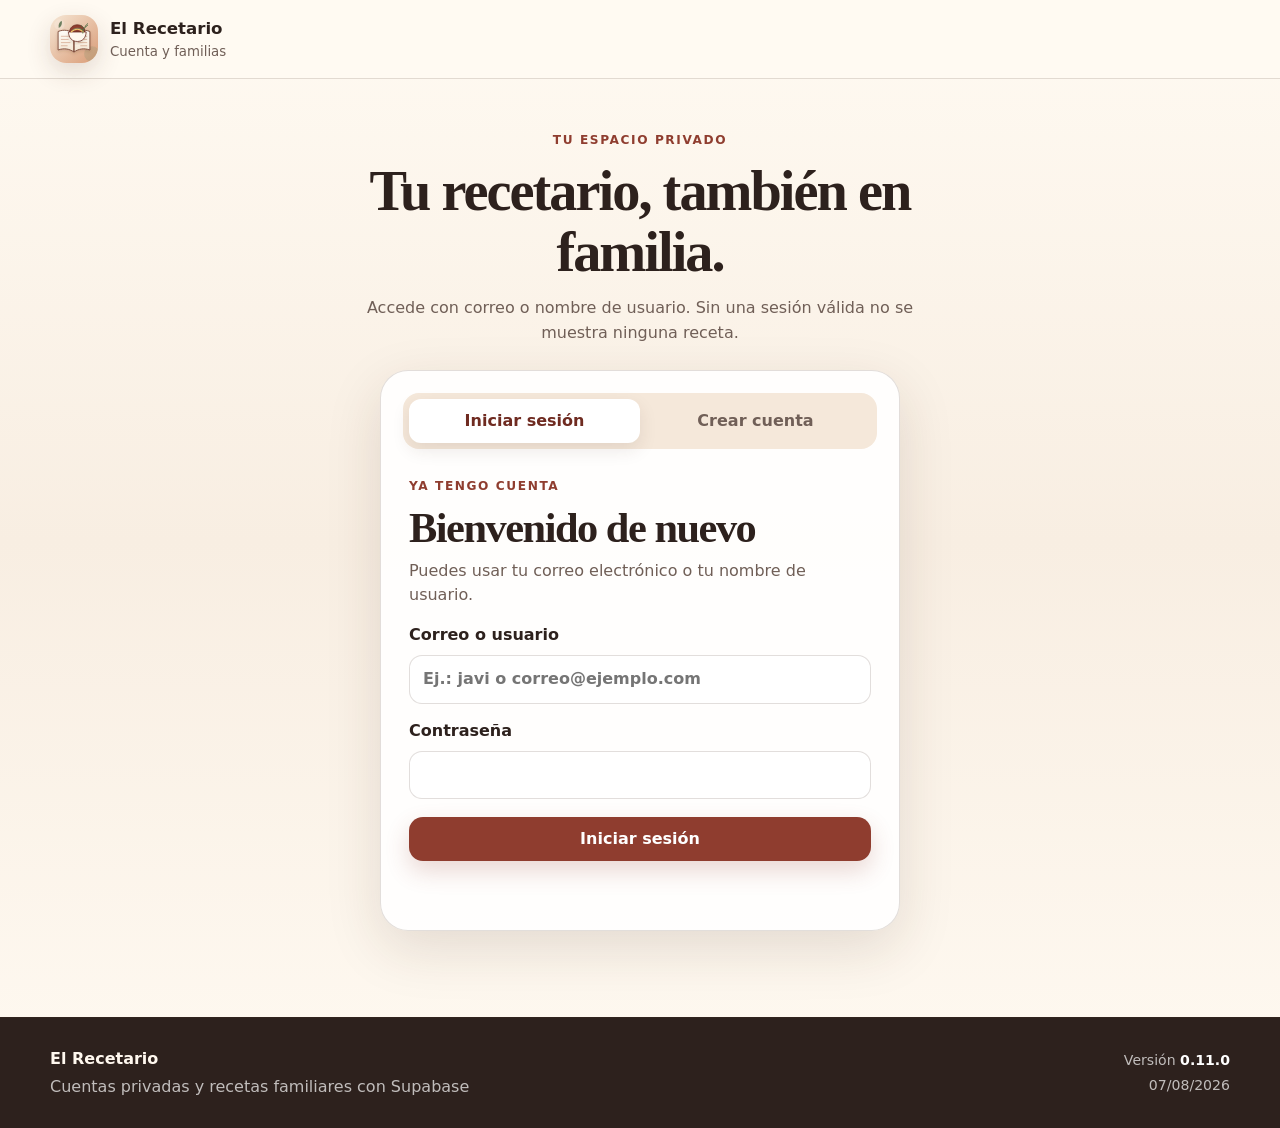
<file: index.html>
<!doctype html>
<html lang="es">
<head>
  <meta charset="utf-8">
  <meta name="viewport" content="width=device-width, initial-scale=1">
  <meta name="theme-color" content="#8f3d2f">
  <meta name="description" content="Recetario familiar privado para guardar, compartir y consultar recetas por varios ingredientes.">
  <title>El Recetario</title>
  <link rel="icon" href="assets/recetario.svg" type="image/svg+xml">
  <link rel="manifest" href="manifest.webmanifest">
  <script src="private-gate.js?v=0.10.4"></script>
  <link rel="stylesheet" href="styles.css?v=0.10.4">
  <link rel="stylesheet" href="supabase.css?v=0.10.4">
  <link rel="stylesheet" href="recipe-save.css?v=0.10.4">
  <script defer src="recetario-config.js?v=0.10.4"></script>
  <script defer src="app.js?v=0.10.4"></script>
  <script defer src="recipe-save.js?v=0.10.4"></script>
  <script defer src="supabase-sync.js?v=0.10.4"></script>
</head>
<body>
  <a class="skip-link" href="#contenido">Saltar al contenido</a>

  <header class="site-header">
    <div class="shell header-inner">
      <a class="brand" href="#inicio" aria-label="Ir al inicio de El Recetario">
        <img src="assets/recetario.svg" alt="" width="46" height="46">
        <span>
          <strong>El Recetario</strong>
          <small>Recetas propias, siempre a mano</small>
        </span>
      </a>
      <nav class="header-actions" aria-label="Acciones principales">
        <details class="desktop-tools-menu">
          <summary aria-label="Más opciones" title="Más opciones">•••</summary>
          <div class="desktop-tools-menu__panel">
            <button id="export-button" type="button">Exportar copia JSON</button>
          </div>
        </details>
        <a class="button button--soft account-button" id="account-button" href="cuenta.html">Mi cuenta</a>
        <button class="button" id="new-recipe-button" type="button">+ Nueva receta</button>
      </nav>
    </div>
  </header>

  <main id="contenido">
    <section class="hero" id="inicio">
      <div class="shell hero-grid">
        <div>
          <span class="eyebrow">Tu cocina, organizada</span>
          <h1>Encuentra qué cocinar con lo que tienes.</h1>
          <p class="hero-copy">Guarda recetas propias, compártelas con tu familia y encuéntralas por nombre, categoría o combinando varios ingredientes.</p>

          <form class="search-panel" id="search-form" role="search">
            <label for="recipe-search">Buscar receta o varios ingredientes</label>
            <div class="search-row">
              <input id="recipe-search" name="search" type="search" autocomplete="off" placeholder="Ej.: pollo, patata, cebolla">
              <button class="button" type="submit">Buscar</button>
            </div>
            <p class="search-help">Separa los ingredientes con comas o con el signo +. Solo aparecerán recetas que contengan todos.</p>
            <div class="quick-filters" aria-label="Ingredientes frecuentes">
              <button type="button" data-search-chip="pollo">Pollo</button>
              <button type="button" data-search-chip="patata">Patata</button>
              <button type="button" data-search-chip="tomate">Tomate</button>
              <button type="button" data-search-chip="pasta">Pasta</button>
              <button type="button" data-search-chip="huevo">Huevo</button>
            </div>
            <div class="active-search-terms" id="active-search-terms" aria-label="Ingredientes activos" hidden></div>
          </form>
        </div>

        <aside class="hero-card" aria-label="Resumen del recetario">
          <img src="assets/recetario.svg" alt="Ilustración de un libro de recetas con un cuenco" width="240" height="240">
          <div class="hero-stats">
            <div><strong id="stat-recipes">0</strong><span>recetas</span></div>
            <div><strong id="stat-favorites">0</strong><span>favoritas</span></div>
            <div><strong id="stat-quick">0</strong><span>rápidas</span></div>
          </div>
        </aside>
      </div>
    </section>

    <section class="catalog-section" aria-labelledby="catalog-title">
      <div class="shell">
        <div class="section-heading">
          <div>
            <span class="eyebrow">Colección</span>
            <h2 id="catalog-title">Nuestras recetas</h2>
            <p id="results-summary" aria-live="polite">Cargando recetas…</p>
          </div>
          <div class="catalog-controls">
            <label>
              <span>Categoría</span>
              <select id="category-filter">
                <option value="all">Todas</option>
                <option value="principal">Platos principales</option>
                <option value="entrante">Entrantes</option>
                <option value="postre">Postres</option>
                <option value="desayuno">Desayunos</option>
              </select>
            </label>
            <label>
              <span>Ordenar</span>
              <select id="sort-filter">
                <option value="featured">Destacadas</option>
                <option value="rating">Mejor valoradas</option>
                <option value="time">Más rápidas</option>
                <option value="newest">Más recientes</option>
              </select>
            </label>
          </div>
        </div>

        <div class="recipe-grid" id="recipe-grid" aria-live="polite"></div>

        <div class="empty-state" id="empty-state" hidden>
          <span aria-hidden="true">🥣</span>
          <h3>No hay recetas que contengan todo</h3>
          <p>Quita algún ingrediente, prueba otra combinación o limpia los filtros.</p>
          <button class="button button--soft" id="clear-filters-button" type="button">Limpiar filtros</button>
        </div>
      </div>
    </section>

    <section class="future-section">
      <div class="shell future-card">
        <div>
          <span class="eyebrow">IA opcional</span>
          <h2>De una o varias fotos al formulario de receta</h2>
          <p>El administrador siempre dispone de la función experimental de IA y puede decidir desde Administración si también la habilita para el resto de usuarios.</p>
        </div>
        <div class="future-steps" aria-label="Flujo de importación con IA">
          <span>1. Fotos</span><b>→</b><span>2. IA</span><b>→</b><span>3. Revisar</span><b>→</b><span>4. Guardar</span>
        </div>
      </div>
    </section>
  </main>

  <footer class="site-footer">
    <div class="shell footer-inner">
      <div>
        <strong>El Recetario</strong>
        <span>HTML, CSS, JavaScript y Supabase · GitHub Pages</span>
      </div>
      <div class="version-block">
        <span>Versión <strong>0.10.4</strong></span>
        <span>07/08/2026</span>
      </div>
    </div>
  </footer>

  <dialog class="recipe-dialog" id="recipe-dialog" aria-labelledby="recipe-dialog-title">
    <div class="dialog-shell">
      <button class="icon-button dialog-close" type="button" data-close-dialog aria-label="Cerrar detalle">×</button>
      <div id="recipe-detail"></div>
    </div>
  </dialog>

  <dialog class="form-dialog" id="form-dialog" aria-labelledby="form-dialog-title">
    <form class="recipe-form" id="recipe-form" method="dialog">
      <div class="form-header">
        <div>
          <span class="eyebrow">Receta propia</span>
          <h2 id="form-dialog-title">Nueva receta</h2>
        </div>
        <button class="icon-button" type="button" data-close-form aria-label="Cerrar formulario">×</button>
      </div>

      <input type="hidden" id="recipe-id" name="recipeId">
      <div class="form-grid">
        <label class="field field--wide"><span>Nombre *</span><input id="recipe-title" name="title" required maxlength="90" placeholder="Ej.: Pollo al horno de casa"></label>
        <label class="field field--wide"><span>Descripción breve *</span><textarea id="recipe-summary" name="summary" required rows="2" maxlength="220" placeholder="Una frase para reconocer la receta."></textarea></label>
        <label class="field"><span>Categoría</span><select id="recipe-category" name="category"><option value="principal">Plato principal</option><option value="entrante">Entrante</option><option value="postre">Postres</option><option value="desayuno">Desayunos</option></select></label>
        <label class="field"><span>Dificultad</span><select id="recipe-difficulty" name="difficulty"><option>Fácil</option><option>Media</option><option>Difícil</option></select></label>
        <label class="field"><span>Raciones</span><input id="recipe-servings" name="servings" type="number" min="1" max="30" value="2"></label>
        <label class="field"><span>Preparación (min)</span><input id="recipe-prep" name="prepMinutes" type="number" min="0" max="1440" value="10"></label>
        <label class="field"><span>Cocinado (min)</span><input id="recipe-cook" name="cookMinutes" type="number" min="0" max="1440" value="20"></label>
        <label class="field"><span>Nota</span><input id="recipe-rating" name="rating" type="number" min="0" max="5" step="0.5" value="4"></label>
        <label class="field"><span>Icono</span><input id="recipe-emoji" name="emoji" maxlength="4" value="🍲" aria-describedby="emoji-help"><small id="emoji-help">Elige un icono relacionado con la receta.</small></label>
        <label class="field"><span>Compartir</span><select id="recipe-visibility" name="visibility"><option value="private">Solo para mí</option><option value="family" disabled>Con una familia</option></select><small id="recipe-visibility-help">Crea o únete a una familia desde Mi cuenta.</small></label>
        <label class="field"><span>Foto propia</span><input id="recipe-image-file" name="imageFile" type="file" accept="image/jpeg,image/png,image/webp" disabled><small>JPG, PNG o WEBP, máximo 5 MB.</small></label>
        <label class="field field--wide"><span>Foto por URL</span><input id="recipe-image" name="imageUrl" type="url" placeholder="https://…"><small>Opcional, como alternativa a subir una fotografía.</small></label>
        <label class="field field--wide"><span>Ingredientes *</span><textarea id="recipe-ingredients" name="ingredients" required rows="7" placeholder="Uno por línea. Ej.:&#10;300 g de pollo&#10;2 patatas&#10;1 cebolla"></textarea></label>
        <label class="field field--wide"><span>Pasos *</span><textarea id="recipe-steps" name="steps" required rows="7" placeholder="Un paso por línea."></textarea></label>
        <label class="field field--wide"><span>Notas personales</span><textarea id="recipe-notes" name="notes" rows="3" placeholder="Trucos, cambios o recordatorios para la próxima vez."></textarea></label>
      </div>

      <p class="storage-note" id="storage-note"><strong>Guardado en la nube.</strong> Elige si quieres mantener la receta privada o compartirla con una de tus familias.</p>
      <div class="form-actions">
        <button class="button button--soft" type="button" data-close-form>Cancelar</button>
        <button class="button" type="submit">Guardar receta</button>
      </div>
    </form>
  </dialog>

  <div class="toast" id="toast" role="status" aria-live="polite" hidden></div>
</body>
</html>
</file>
<file: styles.css>
:root {
  --ink: #2d211d;
  --muted: #705f57;
  --paper: #fffaf2;
  --paper-2: #f7ecdd;
  --accent: #8f3d2f;
  --accent-dark: #6f2b21;
  --accent-soft: #f1d6c7;
  --sage: #6d7f5f;
  --line: rgba(79, 51, 39, .16);
  --shadow: 0 18px 55px rgba(63, 38, 26, .13);
  --radius: 22px;
  color-scheme: light;
  font-family: Inter, ui-sans-serif, system-ui, -apple-system, BlinkMacSystemFont, "Segoe UI", sans-serif;
}

* { box-sizing: border-box; }
html { scroll-behavior: smooth; }
body { margin: 0; color: var(--ink); background: var(--paper); line-height: 1.55; }
body:has(dialog[open]) { overflow: hidden; }
button, input, select, textarea { font: inherit; }
button, a { -webkit-tap-highlight-color: transparent; }
img { max-width: 100%; display: block; }

.skip-link { position: fixed; left: 12px; top: -80px; z-index: 1000; padding: 10px 14px; color: white; background: var(--accent-dark); border-radius: 10px; }
.skip-link:focus { top: 12px; }

.shell { width: min(1180px, calc(100% - 36px)); margin-inline: auto; }
.site-header { position: sticky; top: 0; z-index: 40; border-bottom: 1px solid var(--line); background: color-mix(in srgb, var(--paper) 92%, transparent); backdrop-filter: blur(18px); }
.header-inner { min-height: 78px; display: flex; align-items: center; justify-content: space-between; gap: 20px; }
.brand { display: inline-flex; align-items: center; gap: 12px; color: inherit; text-decoration: none; }
.brand img { width: 48px; height: 48px; border-radius: 16px; box-shadow: 0 9px 24px rgba(83, 43, 28, .16); }
.brand span { display: grid; }
.brand strong { font-size: 1.04rem; }
.brand small { color: var(--muted); }
.header-actions { display: flex; gap: 10px; }

.button { min-height: 44px; border: 0; border-radius: 14px; padding: 0 18px; display: inline-flex; align-items: center; justify-content: center; gap: 8px; cursor: pointer; color: white; background: var(--accent); font-weight: 800; box-shadow: 0 10px 24px rgba(143, 61, 47, .2); transition: transform .18s ease, background .18s ease; }
.button:hover { transform: translateY(-1px); background: var(--accent-dark); }
.button:focus-visible, input:focus-visible, select:focus-visible, textarea:focus-visible, .recipe-card:focus-visible, .quick-filters button:focus-visible, .icon-button:focus-visible { outline: 3px solid rgba(143, 61, 47, .32); outline-offset: 3px; }
.button--soft { color: var(--accent-dark); background: var(--accent-soft); box-shadow: none; }
.button--soft:hover { background: #eac7b4; }
.button--danger { color: #8e1d1d; background: #f7d8d8; box-shadow: none; }

.hero { position: relative; overflow: hidden; padding: 72px 0 58px; background:
  radial-gradient(circle at 87% 14%, rgba(109, 127, 95, .22), transparent 32%),
  radial-gradient(circle at 8% 90%, rgba(143, 61, 47, .13), transparent 34%),
  linear-gradient(135deg, #fffaf2 0%, #f7ecdd 100%);
}
.hero::after { content: ""; position: absolute; right: -120px; bottom: -170px; width: 360px; height: 360px; border: 45px solid rgba(143, 61, 47, .05); border-radius: 50%; }
.hero-grid { position: relative; z-index: 1; display: grid; grid-template-columns: minmax(0, 1.3fr) minmax(300px, .7fr); align-items: center; gap: 60px; }
.eyebrow { color: var(--accent); font-size: .76rem; font-weight: 900; letter-spacing: .13em; text-transform: uppercase; }
h1, h2, h3 { margin-top: 0; line-height: 1.08; letter-spacing: -.035em; }
h1 { max-width: 760px; margin-bottom: 20px; font-family: Georgia, "Times New Roman", serif; font-size: clamp(2.65rem, 6vw, 5.7rem); }
h2 { margin-bottom: 10px; font-family: Georgia, "Times New Roman", serif; font-size: clamp(2rem, 4vw, 3.2rem); }
.hero-copy { max-width: 720px; margin: 0 0 26px; color: var(--muted); font-size: clamp(1.04rem, 2vw, 1.2rem); }

.search-panel { max-width: 760px; padding: 18px; border: 1px solid rgba(143, 61, 47, .18); border-radius: var(--radius); background: rgba(255, 255, 255, .82); box-shadow: var(--shadow); }
.search-panel > label { display: block; margin-bottom: 9px; font-weight: 900; }
.search-row { display: grid; grid-template-columns: 1fr auto; gap: 10px; }
.search-row input, select, .field input, .field textarea { width: 100%; min-height: 48px; border: 1px solid var(--line); border-radius: 13px; padding: 11px 13px; color: var(--ink); background: white; }
.search-row input { font-size: 1.02rem; }
.quick-filters { margin-top: 12px; display: flex; flex-wrap: wrap; gap: 8px; }
.quick-filters button { border: 1px solid rgba(143, 61, 47, .17); border-radius: 999px; padding: 7px 11px; color: var(--accent-dark); background: #fff8f2; cursor: pointer; font-weight: 750; }
.quick-filters button:hover { background: var(--accent-soft); }

.hero-card { padding: 28px; border: 1px solid rgba(143, 61, 47, .15); border-radius: 30px; background: rgba(255,255,255,.66); box-shadow: var(--shadow); transform: rotate(1.2deg); }
.hero-card > img { width: min(260px, 82%); margin: 0 auto 24px; }
.hero-stats { display: grid; grid-template-columns: repeat(3, 1fr); gap: 10px; }
.hero-stats div { padding: 12px 8px; border-radius: 15px; text-align: center; background: rgba(255,250,242,.8); }
.hero-stats strong, .hero-stats span { display: block; }
.hero-stats strong { color: var(--accent); font-size: 1.45rem; }
.hero-stats span { color: var(--muted); font-size: .78rem; }

.catalog-section { padding: 72px 0 86px; }
.section-heading { margin-bottom: 28px; display: flex; align-items: end; justify-content: space-between; gap: 32px; }
.section-heading p { margin: 0; color: var(--muted); }
.catalog-controls { display: flex; gap: 12px; }
.catalog-controls label { display: grid; gap: 6px; color: var(--muted); font-size: .78rem; font-weight: 850; }
.catalog-controls select { min-width: 170px; }

.recipe-grid { display: grid; grid-template-columns: repeat(3, minmax(0, 1fr)); gap: 22px; }
.recipe-card { position: relative; min-width: 0; overflow: hidden; border: 1px solid var(--line); border-radius: var(--radius); color: inherit; background: white; box-shadow: 0 12px 34px rgba(78, 45, 31, .08); cursor: pointer; transition: transform .2s ease, box-shadow .2s ease; }
.recipe-card:hover { transform: translateY(-5px); box-shadow: 0 20px 48px rgba(78, 45, 31, .15); }
.recipe-visual { position: relative; min-height: 184px; display: grid; place-items: center; overflow: hidden; background: linear-gradient(140deg, var(--recipe-color, #ecd7c8), #fff8f0); }
.recipe-visual::before, .recipe-visual::after { content: ""; position: absolute; border-radius: 50%; border: 26px solid rgba(255,255,255,.24); }
.recipe-visual::before { width: 160px; height: 160px; left: -75px; top: -70px; }
.recipe-visual::after { width: 120px; height: 120px; right: -58px; bottom: -55px; }
.recipe-visual img { width: 100%; height: 220px; object-fit: cover; }
.recipe-emoji { position: relative; z-index: 1; font-size: 5rem; filter: drop-shadow(0 14px 14px rgba(68, 39, 27, .18)); }
.favorite-button { position: absolute; z-index: 4; top: 12px; right: 12px; width: 42px; height: 42px; border: 1px solid rgba(255,255,255,.65); border-radius: 50%; display: grid; place-items: center; color: #6c4d40; background: rgba(255,255,255,.84); backdrop-filter: blur(8px); cursor: pointer; font-size: 1.25rem; }
.favorite-button[aria-pressed="true"] { color: #a02f36; background: #fff0f0; }
.recipe-body { padding: 20px; }
.recipe-kicker { display: flex; align-items: center; justify-content: space-between; gap: 12px; color: var(--accent); font-size: .75rem; font-weight: 900; letter-spacing: .08em; text-transform: uppercase; }
.recipe-card h3 { margin: 12px 0 10px; font-family: Georgia, "Times New Roman", serif; font-size: 1.55rem; }
.recipe-card p { margin: 0 0 18px; color: var(--muted); }
.recipe-meta { display: flex; flex-wrap: wrap; gap: 8px; }
.recipe-meta span { padding: 6px 9px; border-radius: 999px; color: #5d493f; background: #f7efe7; font-size: .78rem; font-weight: 800; }

.empty-state { padding: 55px 20px; border: 1px dashed rgba(143, 61, 47, .35); border-radius: var(--radius); text-align: center; background: #fff7ef; }
.empty-state > span { font-size: 3rem; }
.empty-state h3 { margin: 12px 0 6px; font-size: 1.5rem; }
.empty-state p { color: var(--muted); }

.future-section { padding: 0 0 86px; }
.future-card { padding: 32px; border-radius: 28px; display: grid; grid-template-columns: 1.2fr .8fr; align-items: center; gap: 34px; color: #fdf7ee; background: linear-gradient(135deg, #5e6e51, #3e5137); box-shadow: var(--shadow); }
.future-card .eyebrow { color: #e8c7aa; }
.future-card p { margin-bottom: 0; color: rgba(255,255,255,.78); }
.future-steps { display: flex; flex-wrap: wrap; justify-content: center; align-items: center; gap: 8px; }
.future-steps span { padding: 10px 12px; border: 1px solid rgba(255,255,255,.2); border-radius: 12px; background: rgba(255,255,255,.08); font-weight: 800; }
.future-steps b { color: #e8c7aa; }

.site-footer { border-top: 1px solid var(--line); background: #2d211d; color: #fff8ef; }
.footer-inner { min-height: 110px; display: flex; align-items: center; justify-content: space-between; gap: 20px; }
.footer-inner > div:first-child { display: grid; gap: 4px; }
.footer-inner span { color: rgba(255,255,255,.7); }
.version-block { display: grid; justify-items: end; gap: 4px; font-size: .88rem; }
.version-block strong { color: white; }

.recipe-dialog, .form-dialog { width: min(920px, calc(100% - 24px)); max-height: calc(100dvh - 24px); padding: 0; border: 0; border-radius: 26px; color: var(--ink); background: var(--paper); box-shadow: 0 28px 90px rgba(44, 26, 18, .34); }
.recipe-dialog::backdrop, .form-dialog::backdrop { background: rgba(34, 23, 18, .62); backdrop-filter: blur(6px); }
.dialog-shell { position: relative; max-height: calc(100dvh - 24px); overflow: auto; }
.icon-button { width: 42px; height: 42px; border: 0; border-radius: 50%; display: grid; place-items: center; color: var(--ink); background: rgba(255,255,255,.88); cursor: pointer; font-size: 1.6rem; }
.dialog-close { position: sticky; z-index: 4; top: 14px; float: right; margin: 14px 14px -56px 0; box-shadow: 0 6px 20px rgba(0,0,0,.15); }
.detail-hero { min-height: 280px; padding: 42px; display: grid; grid-template-columns: 1fr 180px; align-items: center; gap: 24px; background: linear-gradient(140deg, var(--recipe-color, #ecd7c8), #fff8f0); }
.detail-hero h2 { margin: 10px 0 12px; font-size: clamp(2.2rem, 7vw, 4.4rem); }
.detail-hero p { max-width: 620px; margin: 0; color: #604b42; font-size: 1.08rem; }
.detail-emoji { text-align: center; font-size: 7rem; filter: drop-shadow(0 16px 16px rgba(67, 42, 30, .16)); }
.detail-photo { width: 100%; height: 180px; border-radius: 20px; object-fit: cover; box-shadow: 0 16px 34px rgba(74, 44, 29, .18); }
.detail-content { padding: 32px 42px 42px; }
.detail-stats { margin: -58px 0 34px; display: grid; grid-template-columns: repeat(5, 1fr); gap: 10px; }
.detail-stats div { padding: 14px 10px; border: 1px solid var(--line); border-radius: 15px; text-align: center; background: white; box-shadow: 0 10px 28px rgba(65, 39, 28, .08); }
.detail-stats strong, .detail-stats span { display: block; }
.detail-stats strong { color: var(--accent); }
.detail-stats span { color: var(--muted); font-size: .75rem; }
.detail-columns { display: grid; grid-template-columns: .86fr 1.14fr; gap: 36px; }
.detail-block h3 { margin-bottom: 14px; font-size: 1.28rem; }
.ingredient-list, .step-list { margin: 0; padding: 0; list-style: none; }
.ingredient-list li { padding: 11px 0; border-bottom: 1px dashed var(--line); }
.step-list { counter-reset: steps; display: grid; gap: 16px; }
.step-list li { position: relative; padding-left: 52px; }
.step-list li::before { counter-increment: steps; content: counter(steps); position: absolute; left: 0; top: -2px; width: 36px; height: 36px; border-radius: 50%; display: grid; place-items: center; color: white; background: var(--accent); font-weight: 900; }
.notes-box { margin-top: 28px; padding: 18px; border-left: 4px solid var(--sage); border-radius: 0 14px 14px 0; background: #eef3e9; }
.detail-actions { margin-top: 30px; display: flex; flex-wrap: wrap; justify-content: flex-end; gap: 10px; }

.recipe-form { max-height: calc(100dvh - 24px); overflow: auto; padding: 30px; }
.form-header { margin-bottom: 24px; display: flex; justify-content: space-between; gap: 20px; }
.form-header h2 { margin: 5px 0 0; }
.form-grid { display: grid; grid-template-columns: repeat(2, minmax(0, 1fr)); gap: 16px; }
.field { display: grid; align-content: start; gap: 7px; font-weight: 800; }
.field--wide { grid-column: 1 / -1; }
.field textarea { resize: vertical; }
.field small { color: var(--muted); font-size: .74rem; font-weight: 500; }
.storage-note { padding: 14px; border-radius: 14px; color: #655043; background: #f7ecdd; font-size: .88rem; }
.form-actions { display: flex; justify-content: flex-end; gap: 10px; }

.toast { position: fixed; z-index: 120; left: 50%; bottom: 24px; transform: translateX(-50%); padding: 12px 16px; border-radius: 13px; color: white; background: #2d211d; box-shadow: var(--shadow); font-weight: 800; }

@media (max-width: 900px) {
  .hero-grid, .future-card { grid-template-columns: 1fr; }
  .hero-card { max-width: 520px; transform: none; }
  .recipe-grid { grid-template-columns: repeat(2, minmax(0, 1fr)); }
  .detail-stats { grid-template-columns: repeat(3, 1fr); }
}

@media (max-width: 660px) {
  .shell { width: min(100% - 24px, 1180px); }
  .site-header { position: static; }
  .header-inner { padding: 12px 0; align-items: stretch; flex-direction: column; }
  .header-actions { display: grid; grid-template-columns: 1fr 1fr; }
  .hero { padding: 48px 0 42px; }
  h1 { font-size: clamp(2.7rem, 15vw, 4.2rem); }
  .search-row { grid-template-columns: 1fr; }
  .search-row .button { width: 100%; }
  .section-heading { align-items: stretch; flex-direction: column; }
  .catalog-controls { display: grid; grid-template-columns: 1fr 1fr; }
  .catalog-controls select { min-width: 0; }
  .recipe-grid { grid-template-columns: 1fr; }
  .recipe-visual { min-height: 160px; }
  .future-card { padding: 24px; }
  .future-steps { justify-content: flex-start; }
  .footer-inner { padding: 24px 0; align-items: flex-start; flex-direction: column; }
  .version-block { justify-items: start; }
  .detail-hero { padding: 58px 22px 30px; grid-template-columns: 1fr; }
  .detail-emoji { order: -1; font-size: 5.5rem; }
  .detail-photo { order: -1; height: 200px; }
  .detail-content { padding: 24px 20px 30px; }
  .detail-stats { margin: 0 0 30px; grid-template-columns: repeat(2, 1fr); }
  .detail-columns { grid-template-columns: 1fr; }
  .recipe-form { padding: 22px 16px; }
  .form-grid { grid-template-columns: 1fr; }
  .field--wide { grid-column: auto; }
}

@media (prefers-reduced-motion: reduce) {
  *, *::before, *::after { scroll-behavior: auto !important; transition: none !important; }
}
</file>
<file: supabase.css>
[hidden] { display: none !important; }
html:not([data-recetario-auth="ready"]) body { visibility: hidden; }

.search-help { margin: 9px 0 0; color: var(--muted); font-size: .82rem; }
.active-search-terms { margin-top: 10px; display: flex; flex-wrap: wrap; gap: 8px; }
.active-search-terms[hidden] { display: none !important; }
.active-search-terms button { min-height: 34px; padding: 5px 10px 5px 12px; border: 1px solid rgba(109,127,95,.28); border-radius: 999px; display: inline-flex; align-items: center; gap: 8px; color: #43533a; background: #eef3e9; cursor: pointer; font-weight: 800; }
.active-search-terms b { font-size: 1.05rem; line-height: 1; }

.desktop-tools-menu { position: relative; align-self: center; }
.desktop-tools-menu summary { width: 44px; height: 44px; border: 1px solid rgba(143,61,47,.16); border-radius: 14px; display: grid; place-items: center; color: var(--accent-dark); background: #f4dfd2; cursor: pointer; font-weight: 900; letter-spacing: .08em; list-style: none; }
.desktop-tools-menu summary::-webkit-details-marker { display: none; }
.desktop-tools-menu__panel { position: absolute; z-index: 20; top: calc(100% + 9px); right: 0; width: 205px; padding: 8px; border: 1px solid var(--line); border-radius: 14px; background: white; box-shadow: var(--shadow); }
.desktop-tools-menu__panel button { width: 100%; border: 0; border-radius: 10px; padding: 11px 12px; text-align: left; color: var(--ink); background: transparent; cursor: pointer; font-weight: 750; }
.desktop-tools-menu__panel button:hover { background: var(--paper-2); }
.account-button.is-logged-in { color: #43533a; background: #dfead8; }

body[data-cloud-loading="true"] #results-summary::after { content: " · sincronizando…"; color: var(--sage); font-weight: 800; }
.field input[type="file"] { padding: 9px; }
.field input[type="file"]::file-selector-button { margin-right: 10px; border: 0; border-radius: 9px; padding: 8px 11px; color: var(--accent-dark); background: var(--accent-soft); cursor: pointer; font-weight: 800; }
.family-label { color: #43533a; }
.shared-recipe-note { margin: 0 0 22px; padding: 13px 15px; border: 1px solid rgba(109,127,95,.22); border-radius: 14px; display: flex; flex-wrap: wrap; justify-content: space-between; gap: 8px; color: #43533a; background: #eef3e9; }
.shared-recipe-note strong,.shared-recipe-note span { display: block; }

@media (max-width: 900px) { .desktop-tools-menu { display: none; } }
@media (max-width: 820px) { .header-actions { flex-wrap: wrap; justify-content: flex-end; } }
@media (max-width: 660px) {
  .header-actions { grid-template-columns: repeat(2,minmax(0,1fr)); }
  .header-actions .button { width: 100%; min-width: 0; padding-inline: 11px; font-size: .86rem; }
}
</file>
<file: recipe-save.css>
/* Guardado y confirmación · v0.6.0 */
.save-error-box {
  margin: 4px 0 18px;
  padding: 14px 16px;
  border: 1px solid rgba(152, 46, 46, .22);
  border-radius: 14px;
  display: grid;
  gap: 3px;
  color: #812626;
  background: #fff0f0;
}

.save-error-box strong,
.save-error-box span { display: block; }

.save-confirmation-dialog {
  width: min(540px, calc(100% - 28px));
  padding: 0;
  border: 0;
  border-radius: 26px;
  color: var(--ink);
  background: transparent;
  box-shadow: 0 28px 90px rgba(44, 26, 18, .34);
}

.save-confirmation-dialog::backdrop {
  background: rgba(34, 23, 18, .62);
  backdrop-filter: blur(6px);
}

.save-confirmation-card {
  padding: 34px;
  border-radius: 26px;
  background: var(--paper);
}

.save-confirmation-icon {
  width: 62px;
  height: 62px;
  margin-bottom: 18px;
  border-radius: 20px;
  display: grid;
  place-items: center;
  color: white;
  background: var(--sage);
  box-shadow: 0 14px 28px rgba(67, 83, 58, .22);
  font-size: 2rem;
  font-weight: 900;
}

.save-confirmation-card h2 {
  margin: 8px 0 10px;
  font-size: clamp(1.8rem, 5vw, 2.5rem);
}

.save-confirmation-card > p {
  margin: 0;
  color: var(--muted);
}

.share-confirmation-toggle {
  margin-top: 24px;
  padding: 15px 16px;
  border: 1px solid rgba(109, 127, 95, .24);
  border-radius: 16px;
  display: flex;
  align-items: flex-start;
  gap: 12px;
  background: #eef3e9;
  cursor: pointer;
}

.share-confirmation-toggle input {
  width: 20px;
  height: 20px;
  margin: 2px 0 0;
  accent-color: var(--sage);
}

.share-confirmation-toggle span,
.share-confirmation-toggle strong,
.share-confirmation-toggle small { display: block; }
.share-confirmation-toggle small { margin-top: 3px; color: #617058; }
.share-confirmation-toggle:has(input:disabled) { opacity: .62; cursor: default; }

.confirmation-family-field {
  margin-top: 12px;
  display: grid;
  gap: 6px;
}
.confirmation-family-field[hidden] { display: none !important; }

.save-confirmation-status {
  min-height: 24px;
  margin-top: 12px !important;
  color: var(--sage) !important;
  font-weight: 750;
}

.save-confirmation-actions {
  margin-top: 24px;
  display: flex;
  justify-content: flex-end;
  gap: 10px;
}

#recipe-emoji { cursor: pointer; }

@media (max-width: 580px) {
  .save-confirmation-card { padding: 26px 20px; }
  .save-confirmation-actions { display: grid; grid-template-columns: 1fr 1fr; }
  .save-confirmation-actions .button { width: 100%; padding-inline: 12px; }
}
</file>
<file: admin.css>
[hidden] { display: none !important; }

.admin-page { min-height: 100vh; background: linear-gradient(180deg, #fffaf2 0, #f7ecdf 48%, #fffaf2 100%); }
.admin-main { padding-bottom: 86px; }
.admin-header-actions { display: flex; gap: 10px; }
.admin-hero { max-width: 880px; padding: 62px 0 30px; }
.admin-hero h1 { margin: 10px 0 18px; font-size: clamp(2.6rem, 6vw, 4.8rem); }
.admin-hero p { max-width: 760px; margin: 0; color: var(--muted); font-size: 1.08rem; }

.admin-stats { margin-bottom: 24px; display: grid; grid-template-columns: repeat(4, minmax(0, 1fr)); gap: 16px; }
.admin-stats article { padding: 22px; border: 1px solid var(--line); border-radius: 22px; background: rgba(255,255,255,.9); box-shadow: 0 12px 34px rgba(78,45,31,.08); }
.admin-stats strong,.admin-stats span { display: block; }
.admin-stats strong { color: var(--accent); font-family: Georgia,serif; font-size: 2.35rem; }
.admin-stats span { margin-top: 3px; color: var(--muted); font-weight: 800; }

.admin-card { padding: clamp(22px,4vw,36px); border: 1px solid var(--line); border-radius: 28px; background: rgba(255,255,255,.94); box-shadow: var(--shadow); }
.families-admin-card { margin-top: 24px; }
.admin-card-heading { margin-bottom: 20px; display: flex; align-items: center; justify-content: space-between; gap: 18px; }
.admin-card-heading h2 { margin: 6px 0 0; }
.admin-card-heading p { margin: 5px 0 0; color: var(--muted); }
.admin-message { min-height: 24px; color: var(--muted); font-weight: 750; }
.admin-message[data-error="true"] { color: #982e2e; }
.account-list,.admin-family-list { display: grid; gap: 12px; }

.admin-account { padding: 17px 18px; border: 1px solid var(--line); border-radius: 18px; display: grid; grid-template-columns: minmax(0,1.2fr) minmax(230px,1fr) minmax(120px,.45fr) auto; align-items: center; gap: 18px; background: white; }
.admin-account__identity { min-width: 0; display: flex; align-items: center; gap: 15px; }
.admin-account__avatar {
  position: relative;
  isolation: isolate;
  flex: 0 0 58px;
  width: 58px;
  height: 58px;
  overflow: hidden;
  border: 2px solid rgba(79, 97, 67, .16);
  border-radius: 18px;
  display: grid;
  place-items: center;
  color: white;
  background: var(--sage);
  box-shadow: 0 6px 16px rgba(71, 86, 61, .12);
  font-size: 1.65rem;
  font-weight: 900;
  line-height: 1;
  text-align: center;
}
.admin-avatar-fallback {
  position: absolute;
  inset: 0;
  z-index: 0;
  display: grid;
  place-items: center;
  color: #fff;
  background: var(--sage);
  font-family: Arial, Helvetica, sans-serif;
  font-size: 1.7rem;
  font-weight: 900;
  line-height: 1;
  text-align: center;
  text-transform: uppercase;
}
.admin-account__avatar--fallback .admin-avatar-fallback { z-index: 2; }
.admin-account__avatar img {
  position: absolute;
  inset: 0;
  z-index: 3;
  width: 100%;
  height: 100%;
  display: block;
  object-fit: cover;
  object-position: center;
  background: var(--sage);
}
.admin-account__identity strong,.admin-account__identity span { display: block; }
.admin-account__identity strong { font-size: 1rem; }
.admin-account__identity span { color: var(--muted); overflow-wrap: anywhere; font-size: .84rem; }
.admin-account__families { display: flex; flex-wrap: wrap; gap: 7px; }
.family-chip { padding: 6px 9px; border-radius: 11px; display: inline-grid; gap: 1px; color: #43533a; background: #e8f0e3; font-size: .78rem; font-weight: 850; }
.family-chip small { color: #65745b; font-size: .65rem; font-weight: 750; }
.family-chip--empty { color: var(--muted); background: #f2eee9; }
.admin-account__meta strong,.admin-account__meta span { display: block; }
.admin-account__meta strong { margin-bottom: 6px; font-size: .88rem; }
.status-pill { width: fit-content; padding: 6px 9px; border-radius: 999px; font-size: .72rem; font-weight: 900; }
.status-pill--active { color: #36522f; background: #e4efde; }
.status-pill--inactive { color: #8d3131; background: #f6dddd; }
.status-pill--admin { color: var(--accent-dark); background: var(--accent-soft); }
.admin-account__actions { display: flex; justify-content: flex-end; }
.admin-account__actions .button { min-width: 110px; box-shadow: none; }
.admin-account__actions .button[data-action="deactivate"] { color: #8d3131; background: #f6dddd; }
.admin-account__actions .button[data-action="activate"] { color: #36522f; background: #e4efde; }
.admin-account__actions .button:disabled { cursor: default; opacity: .55; transform: none; }

.admin-family { padding: 18px; border: 1px solid var(--line); border-radius: 18px; display: grid; grid-template-columns: minmax(0,1fr) minmax(220px,.6fr) auto; align-items: end; gap: 16px; background: white; }
.admin-family__info { display: flex; align-items: center; gap: 15px; min-width: 0; }
.admin-family__icon {
  flex: 0 0 58px;
  width: 58px;
  height: 58px;
  border: 2px solid rgba(143,61,47,.10);
  border-radius: 18px;
  display: grid;
  place-items: center;
  background: #f4e5d7;
  box-shadow: 0 6px 16px rgba(97,59,41,.08);
  font-family: "Apple Color Emoji", "Segoe UI Emoji", "Noto Color Emoji", sans-serif;
  font-size: 2rem;
  line-height: 1;
  text-align: center;
}
.admin-family__icon--emoji { font-size: 2.05rem; }
.admin-family__info strong,.admin-family__info span,.admin-family__info small { display: block; }
.admin-family__info strong { font-size: 1rem; }
.admin-family__info span,.admin-family__info small { color: var(--muted); font-size: .8rem; overflow-wrap: anywhere; }
.admin-family__rename { margin: 0; }
.admin-family .button { min-width: 130px; box-shadow: none; }

.admin-note { margin-top: 22px; padding: 20px 22px; border: 1px solid rgba(109,127,95,.22); border-radius: 20px; background: #eef3e9; }
.admin-note p { margin: 5px 0 0; color: #526049; }
.toast { position: fixed; z-index: 120; left: 50%; bottom: 24px; transform: translateX(-50%); padding: 12px 16px; border-radius: 13px; color: white; background: #2d211d; box-shadow: var(--shadow); font-weight: 800; }

@media (max-width: 1000px) {
  .admin-stats { grid-template-columns: repeat(2, minmax(0,1fr)); }
  .admin-account { grid-template-columns: 1fr 1fr; }
  .admin-account__identity { grid-column: 1 / -1; }
  .admin-family { grid-template-columns: 1fr auto; }
  .admin-family__info { grid-column: 1 / -1; }
}

@media (max-width: 660px) {
  .admin-hero { padding-top: 42px; }
  .admin-header-actions { width: 100%; display: grid; grid-template-columns: 1fr 1fr; }
  .admin-header-actions .button { width: 100%; }
  .admin-stats { grid-template-columns: 1fr 1fr; }
  .admin-card-heading { align-items: stretch; flex-direction: column; }
  .admin-account,.admin-family { grid-template-columns: 1fr; }
  .admin-account__identity,.admin-family__info { grid-column: auto; }
  .admin-account__avatar,.admin-family__icon { flex-basis: 60px; width: 60px; height: 60px; border-radius: 19px; }
  .admin-avatar-fallback { font-size: 1.78rem; }
  .admin-family__icon,.admin-family__icon--emoji { font-size: 2.15rem; }
  .admin-account__actions { justify-content: stretch; }
  .admin-account__actions .button,.admin-family .button { width: 100%; }
}
</file>
<file: account.css>
[hidden] { display: none !important; }

.account-page { min-height: 100vh; background: linear-gradient(180deg, #fffaf2 0, #f8eee2 48%, #fffaf2 100%); }
.account-main { padding-bottom: 86px; }
.account-hero { max-width: 620px; margin-inline: auto; padding: 48px 0 24px; text-align: center; }
.account-hero h1 { margin: 9px 0 14px; font-size: clamp(2.15rem, 4.4vw, 3.7rem); }
.account-hero p { max-width: 580px; margin: 0 auto; color: var(--muted); font-size: 1rem; }
.account-card { padding: clamp(22px, 4vw, 38px); border: 1px solid var(--line); border-radius: 28px; background: rgba(255,255,255,.9); box-shadow: var(--shadow); }
.auth-card { width: min(520px, 100%); margin-inline: auto; padding: 28px; }
.account-tabs { margin: -6px -6px 24px; padding: 6px; border-radius: 16px; display: grid; grid-template-columns: 1fr 1fr; background: #f5e8da; }
.account-tab { min-height: 44px; border: 0; border-radius: 12px; color: var(--muted); background: transparent; cursor: pointer; font-weight: 850; }
.account-tab.is-active { color: var(--accent-dark); background: white; box-shadow: 0 7px 18px rgba(70,42,29,.1); }
.account-form { display: grid; gap: 15px; }
.account-form[hidden] { display: none !important; }
.account-heading h2 { margin: 7px 0 8px; font-size: clamp(2rem, 4vw, 2.65rem); }
.account-heading p { margin: 0; color: var(--muted); }
.account-submit { width: 100%; margin-top: 3px; }
.account-message { min-height: 24px; margin: 17px 0 0; color: var(--sage); font-weight: 750; }
.compact-message { min-height: 0; margin: 8px 0 16px; font-size: .88rem; }
.account-message[data-error="true"] { color: #982e2e; }
.account-grid { display: grid; grid-template-columns: minmax(290px,.7fr) minmax(0,1.3fr); gap: 24px; align-items: start; }

.profile-summary { margin: 20px 0 22px; display: flex; align-items: center; gap: 15px; }
.profile-avatar { flex: 0 0 auto; width: 76px; height: 76px; overflow: hidden; border-radius: 24px; display: grid; place-items: center; color: white; background: linear-gradient(140deg,var(--accent),#c5785d); font-family: Georgia,serif; font-size: 2rem; font-weight: 900; box-shadow: 0 10px 26px rgba(80,44,29,.16); }
.profile-avatar img { width: 100%; height: 100%; object-fit: cover; object-position: center; }
.profile-summary h2 { margin: 0 0 3px; font-size: 1.8rem; }
.profile-summary p { margin: 0; color: var(--accent); font-weight: 850; }
.profile-summary small { display: block; margin-top: 2px; color: var(--muted); overflow-wrap: anywhere; }
.avatar-upload-box { margin: 0 0 8px; padding: 15px; border: 1px solid var(--line); border-radius: 16px; display: grid; gap: 13px; background: #fffaf5; }
.avatar-upload-box strong { display: block; }
.avatar-upload-box p { margin: 4px 0 0; color: var(--muted); font-size: .85rem; }
.avatar-upload-button { width: 100%; }
.inline-form { display: grid; gap: 12px; }
.admin-link { width: 100%; margin-top: 18px; text-decoration: none; }
.text-button { margin-top: 22px; border: 0; padding: 0; background: transparent; cursor: pointer; text-decoration: underline; font-weight: 800; }
.danger-text { color: #982e2e; }

.family-card-heading h2 { margin: 7px 0 8px; font-size: clamp(2rem,4vw,2.7rem); }
.family-card-heading p { margin: 0; color: var(--muted); }
.family-actions-grid { margin-top: 24px; display: grid; grid-template-columns: 1fr 1fr; gap: 16px; }
.mini-card { padding: 19px; border: 1px solid var(--line); border-radius: 18px; display: grid; align-content: start; gap: 14px; background: #fffaf5; }
.mini-card h3 { margin: 0; }
.families-list { margin-top: 24px; display: grid; gap: 16px; }
.family-group-card { padding: 20px; border: 1px solid var(--line); border-radius: 20px; background: white; box-shadow: 0 8px 24px rgba(78,45,31,.06); }
.family-title-row { display: flex; justify-content: space-between; gap: 16px; align-items: start; }
.family-title-row h3 { margin: 5px 0 0; font-family: Georgia,"Times New Roman",serif; font-size: 1.55rem; }
.role-badge { padding: 7px 10px; border-radius: 999px; color: #43533a; background: #e6efdf; font-size: .78rem; font-weight: 900; }
.invite-box { margin: 17px 0 18px; padding: 14px; border: 1px dashed rgba(143,61,47,.34); border-radius: 16px; display: flex; justify-content: space-between; align-items: center; gap: 16px; background: #fff6ee; }
.invite-box span,.invite-box strong { display: block; }
.invite-box span { color: var(--muted); font-size: .75rem; font-weight: 800; }
.invite-box strong { margin-top: 3px; color: var(--accent-dark); font-size: 1.25rem; letter-spacing: .1em; }
.family-members { display: grid; gap: 9px; }
.family-member { padding: 10px 12px; border: 1px solid var(--line); border-radius: 14px; display: flex; align-items: center; justify-content: space-between; gap: 12px; background: #fffdf9; }
.family-member__person { display: flex; align-items: center; gap: 11px; min-width: 0; }
.family-member__avatar { flex: 0 0 auto; width: 42px; height: 42px; overflow: hidden; border-radius: 13px; display: grid; place-items: center; color: white; background: var(--sage); font-weight: 900; }
.family-member__avatar img { width: 100%; height: 100%; object-fit: cover; object-position: center; }
.family-member strong,.family-member small { display: block; }
.family-member small { color: var(--muted); overflow-wrap: anywhere; }
.family-empty-state { margin-top: 24px; padding: 26px 18px; border: 1px dashed var(--line); border-radius: 18px; text-align: center; background: #fffaf5; }
.family-empty-state > span { display: block; margin-bottom: 8px; font-size: 2.25rem; }
.family-empty-state strong { font-size: 1.05rem; }
.family-empty-state p { margin: 5px 0 0; color: var(--muted); }

.local-data-card { margin-top: 24px; display: flex; align-items: center; justify-content: space-between; gap: 24px; }
.local-data-card h2 { margin: 7px 0 8px; }
.local-data-card p { max-width: 740px; margin: 0; color: var(--muted); }
code { padding: 2px 5px; border-radius: 5px; background: rgba(255,255,255,.6); }

@media (max-width: 880px) { .account-grid { grid-template-columns: 1fr; } }
@media (max-width: 660px) {
  .account-hero { padding-top: 38px; }
  .account-hero h1 { font-size: 2.25rem; }
  .auth-card { padding: 20px 16px; }
  .header-inner > .button { width: 100%; }
  .family-actions-grid { grid-template-columns: 1fr; }
  .invite-box,.local-data-card { align-items: stretch; flex-direction: column; }
  .invite-box .button,.local-data-card .button { width: 100%; }
  .profile-summary { align-items: flex-start; }
}
</file>
